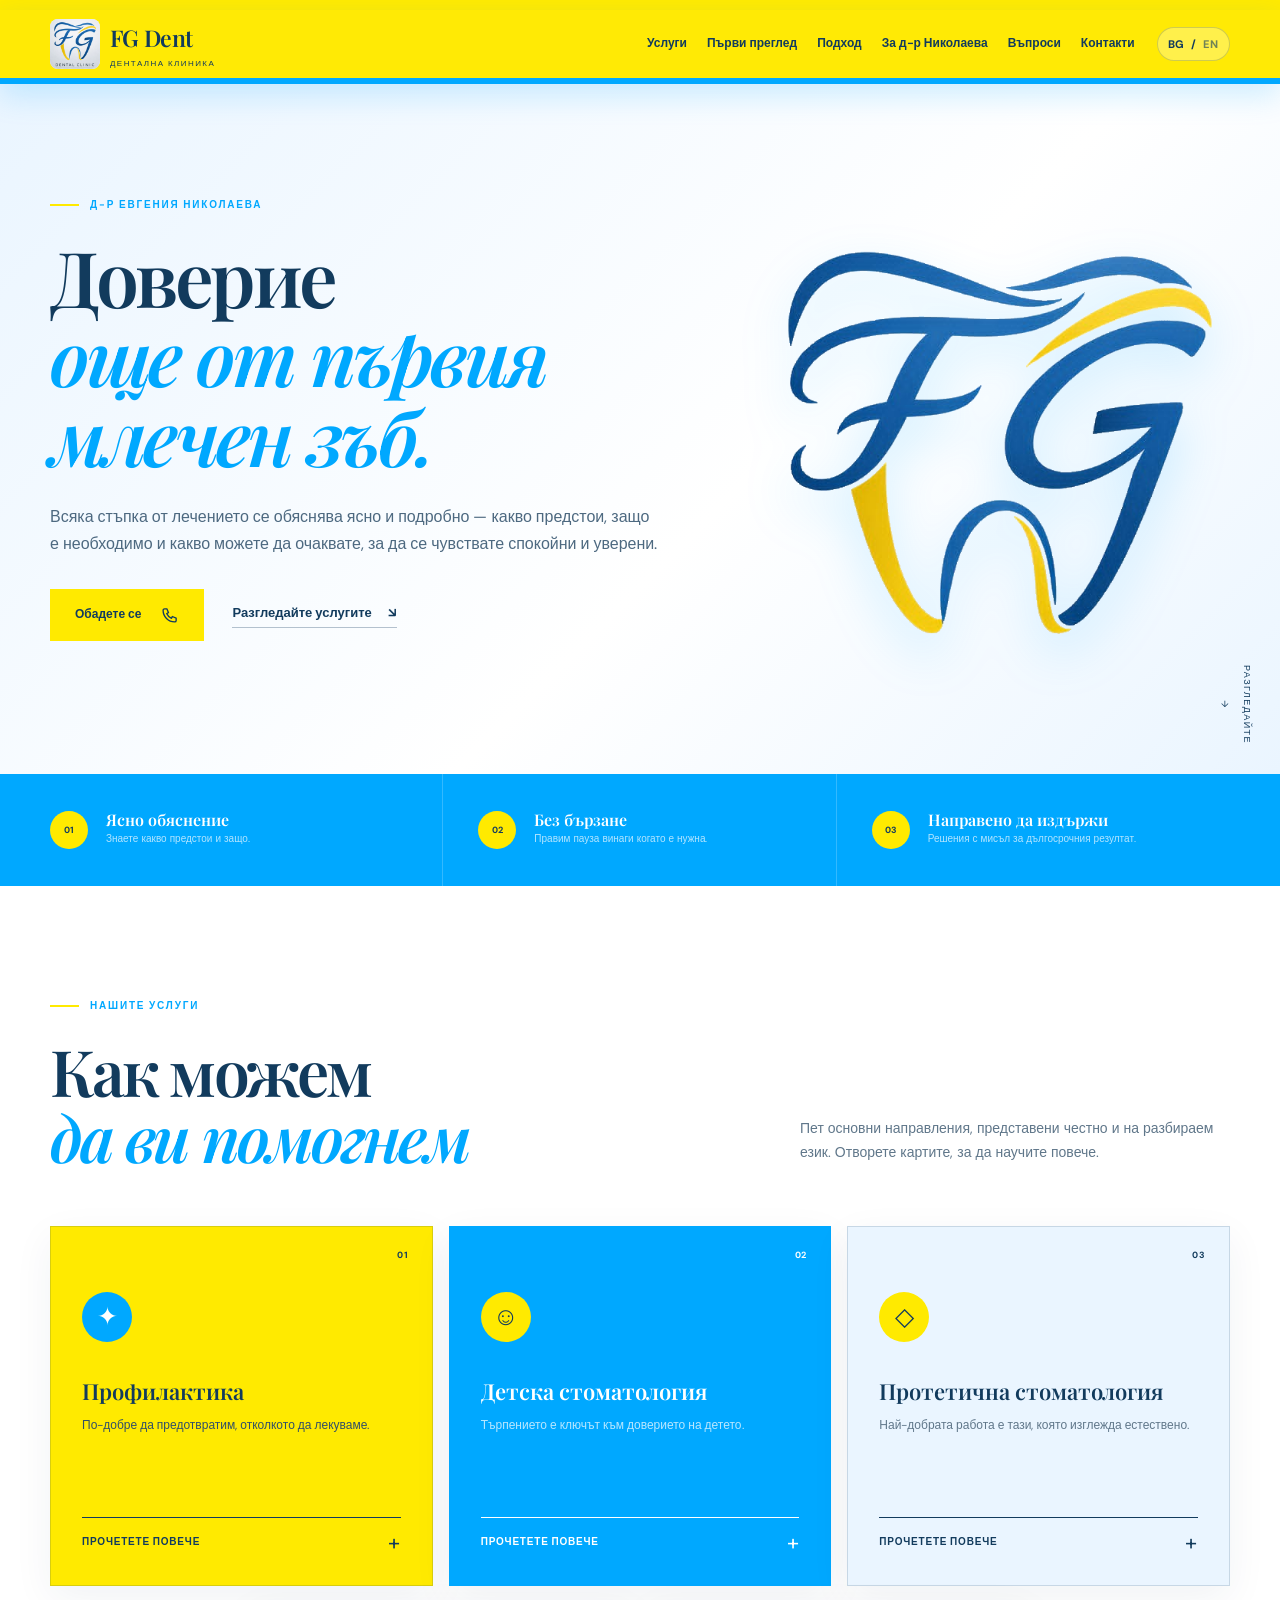
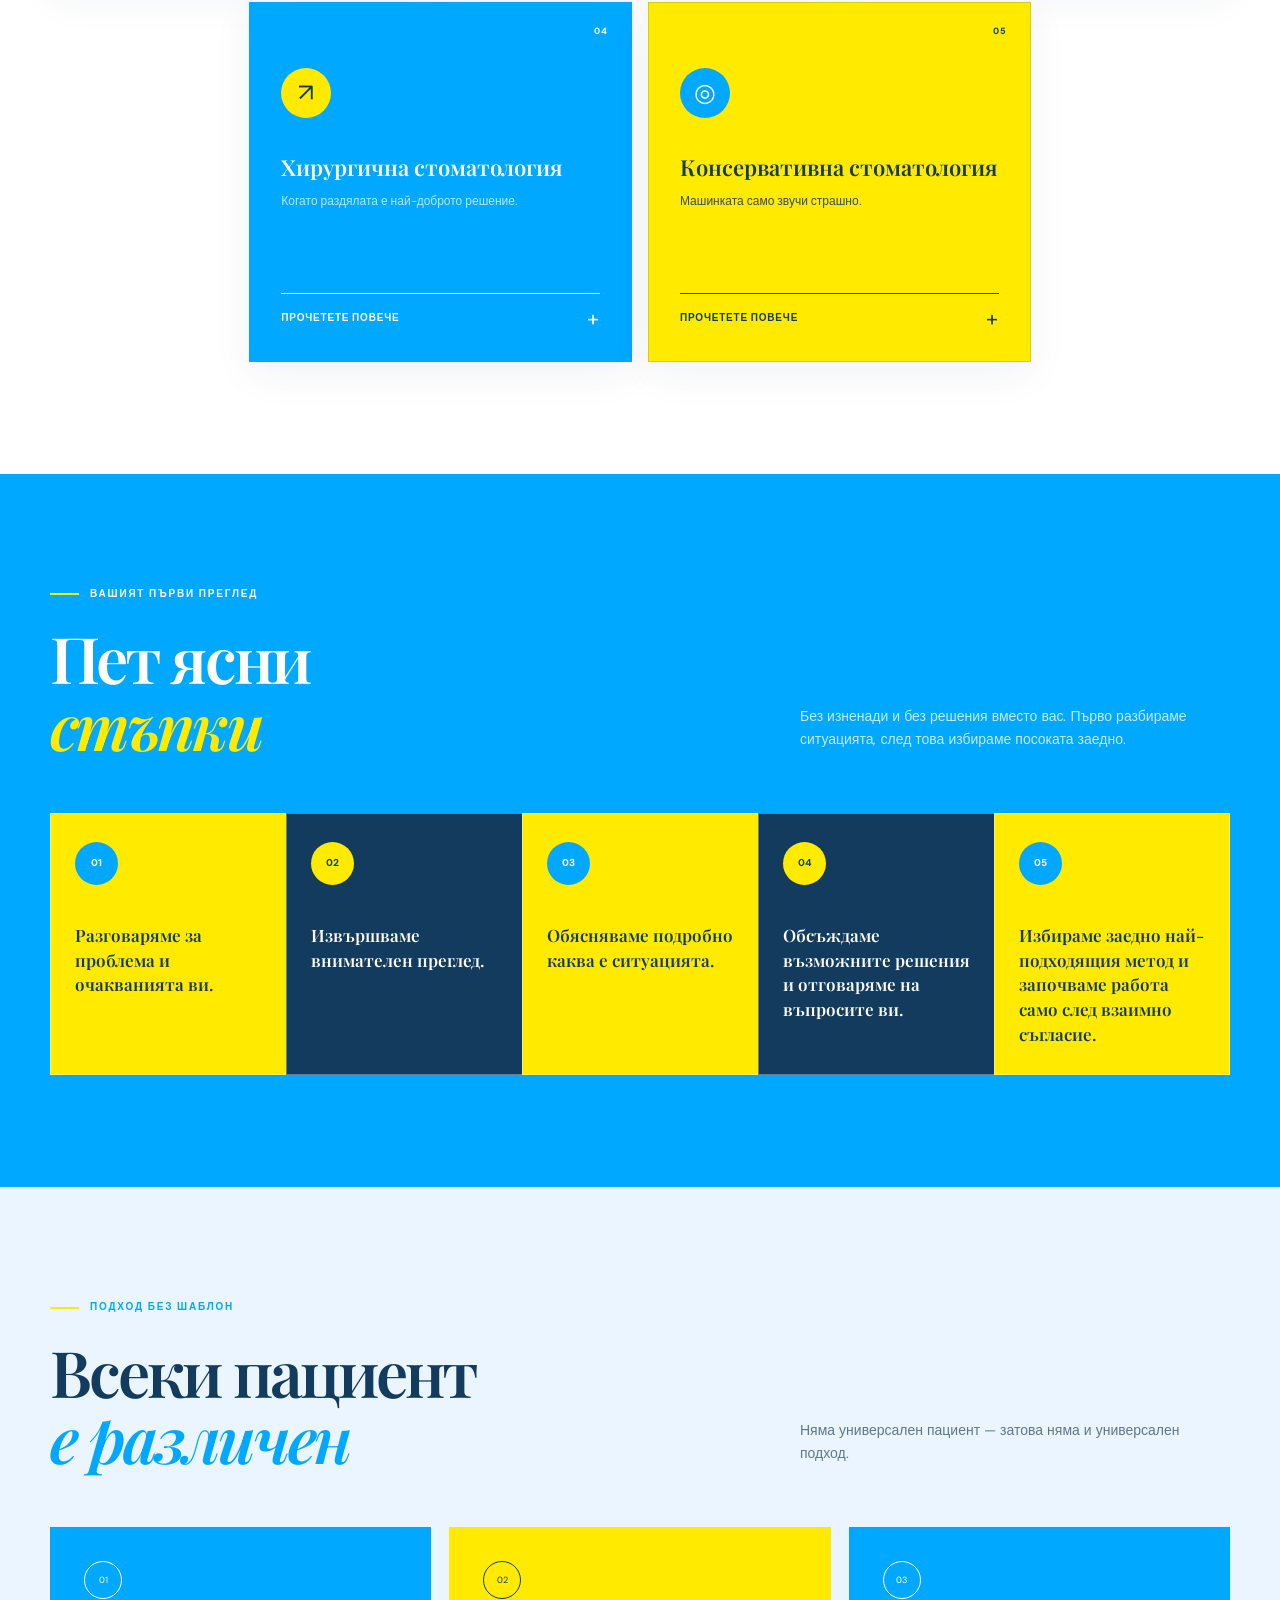
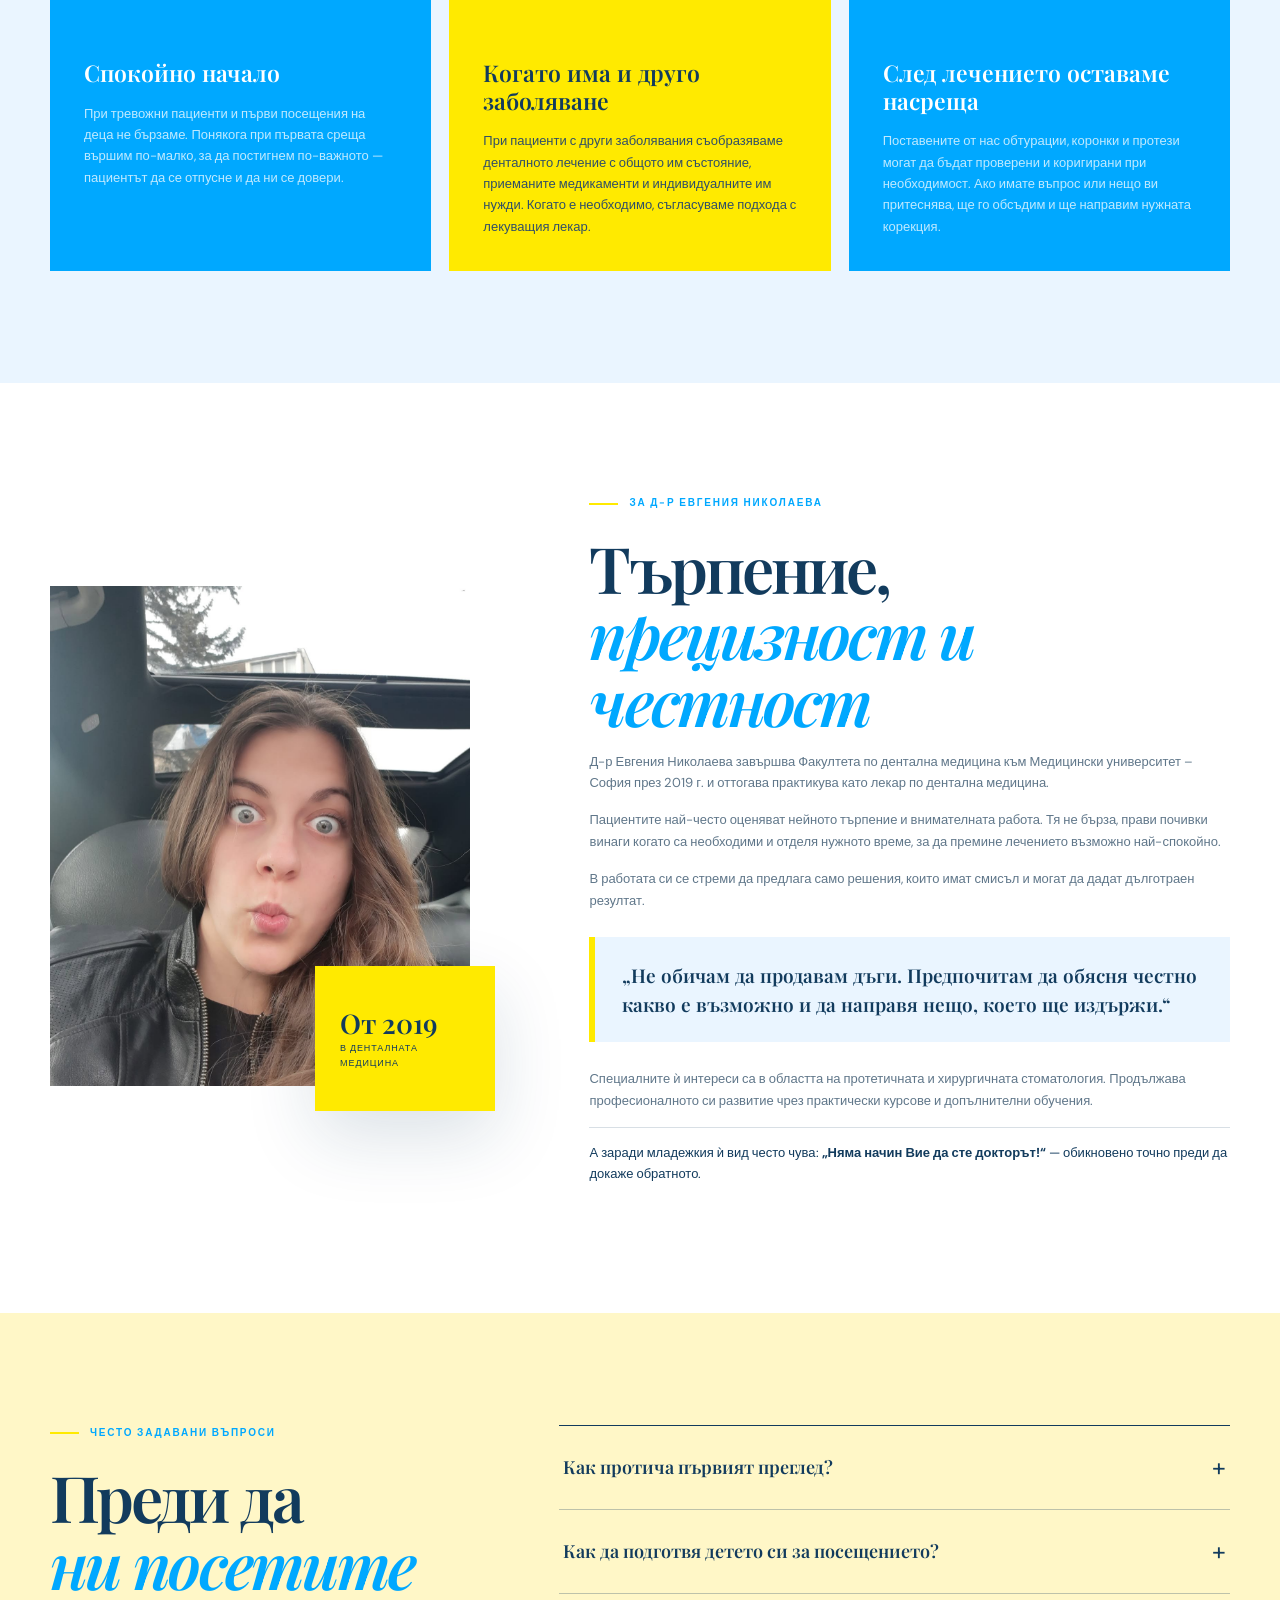
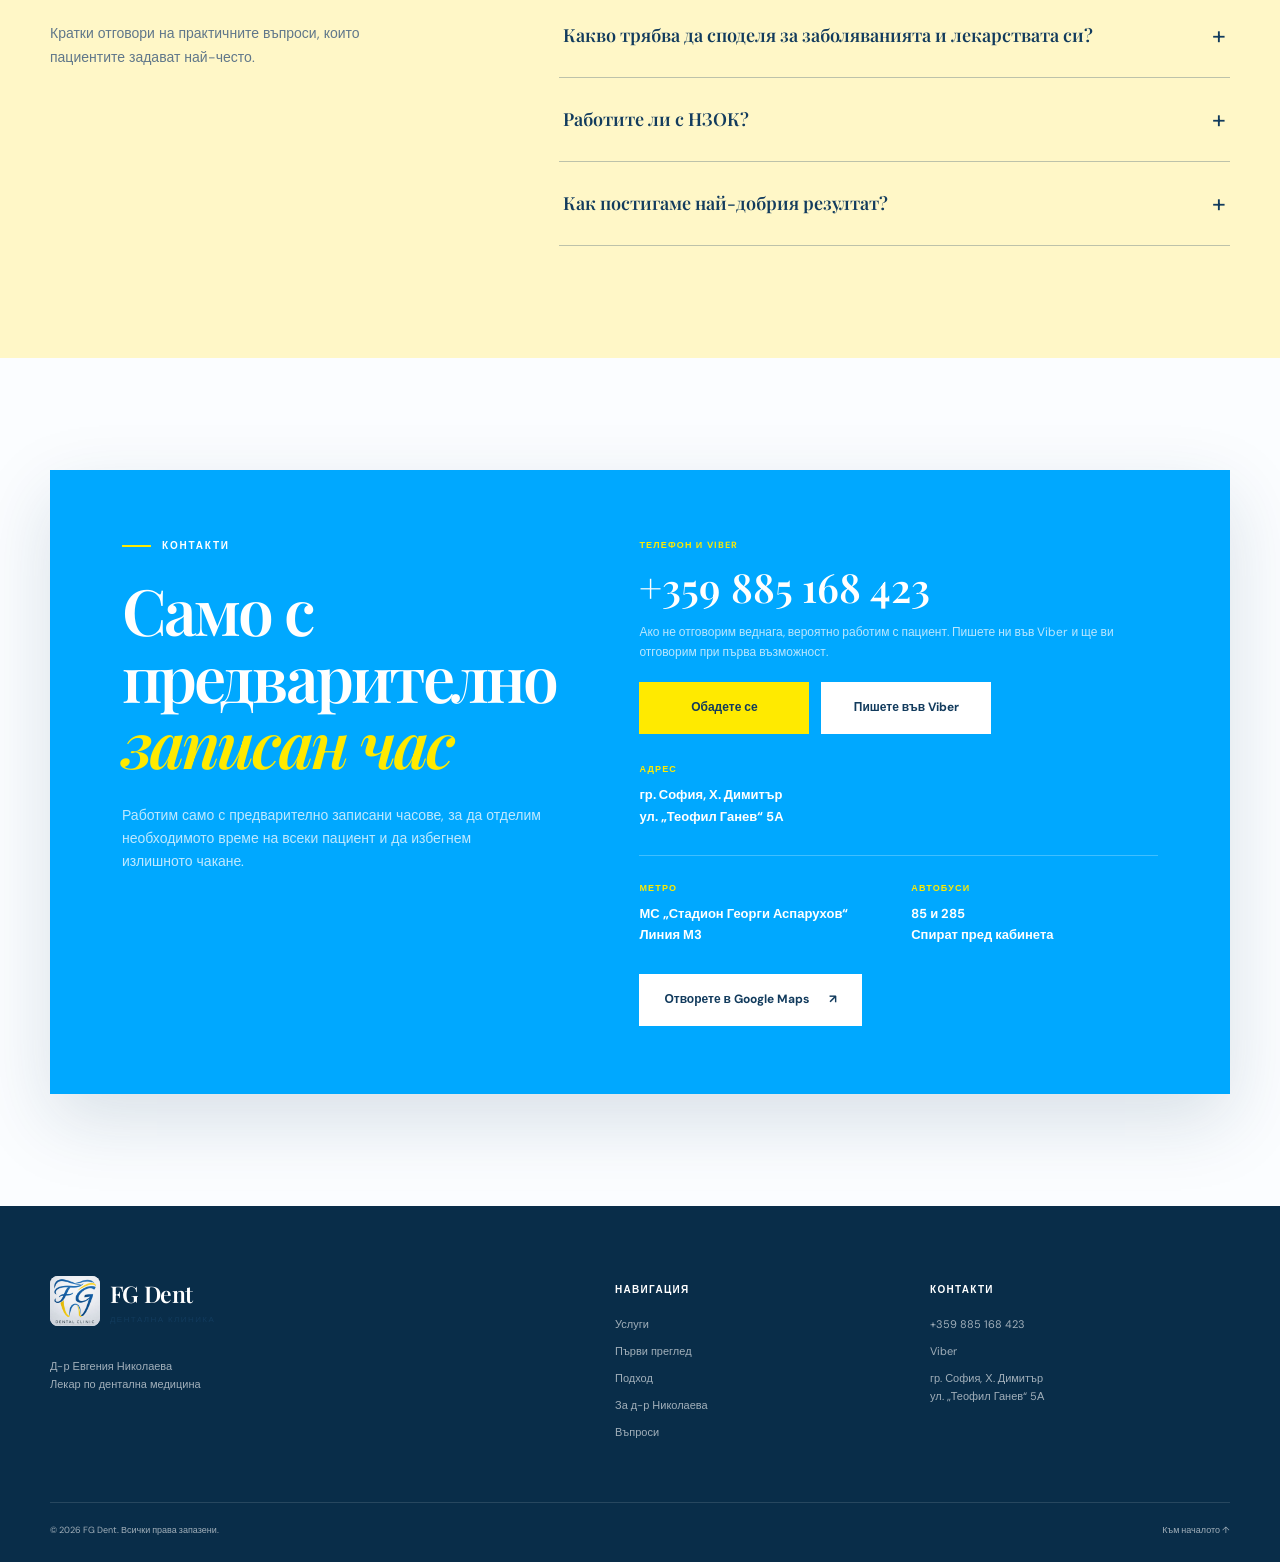
<file: index.html>
<!doctype html>
<html lang="bg">
<head>
  <meta charset="utf-8">
  <meta name="viewport" content="width=device-width, initial-scale=1">
  <meta name="description" content="FG Dent — дентална клиника на д-р Евгения Николаева в София. Подробно обяснение, спокоен подход и решения, направени да издържат.">
  <meta name="theme-color" content="#1976C9">
  <title>FG Dent | Д-р Евгения Николаева</title>
  <link rel="preconnect" href="https://fonts.googleapis.com">
  <link rel="preconnect" href="https://fonts.gstatic.com" crossorigin>
  <link href="https://fonts.googleapis.com/css2?family=DM+Sans:wght@400;500;600;700&family=Playfair+Display:ital,wght@0,600;1,600&display=swap" rel="stylesheet">
  <link rel="stylesheet" href="styles.css">
</head>
<body>
  <a class="skip-link" href="#main">Към съдържанието</a>
  <div class="top-note" aria-hidden="true"></div>

  <header class="site-header">
    <div class="container nav-shell">
      <a class="brand" href="#home" aria-label="FG Dent — начало">
        <span class="brand-logo"><img src="assets/fg-dent-logo.png" alt="" width="1024" height="1024"></span>
        <span><strong>FG Dent</strong><small>Дентална клиника</small></span>
      </a>
      <button class="menu-button" type="button" aria-label="Отвори менюто" aria-expanded="false" aria-controls="main-nav"><span></span><span></span><span></span></button>
      <nav class="main-nav" id="main-nav" aria-label="Основна навигация">
        <a href="#services">Услуги</a>
        <a href="#first-visit">Първи преглед</a>
        <a href="#approach">Подход</a>
        <a href="#doctor">За д-р Николаева</a>
        <a href="#faq">Въпроси</a>
        <a href="#contact">Контакти</a>
      </nav>
      <div class="language-switch" aria-label="Избор на език">
        <a class="active" href="index.html" aria-current="page">BG</a>
        <span>/</span>
        <a href="en.html">EN</a>
      </div>
    </div>
  </header>

  <main id="main">
    <section class="hero" id="home">
      <div class="hero-logo-panel" aria-hidden="true"><img src="assets/fg-dent-symbol.png" alt="" width="600" height="547"></div>
      <div class="container hero-layout">
        <div class="hero-copy reveal">
          <p class="eyebrow"><span></span>Д-р Евгения Николаева</p>
          <h1>Доверие<br><em>още от първия млечен зъб.</em></h1>
          <p class="lead">Всяка стъпка от лечението се обяснява ясно и подробно — какво предстои, защо е необходимо и какво можете да очаквате, за да се чувствате спокойни и уверени.</p>
          <div class="hero-actions">
            <a class="button button-yellow" href="tel:+359885168423"><span>Обадете се</span><svg viewBox="0 0 24 24" aria-hidden="true"><path d="M7.8 3.8 10 8.9 7.6 10c1.2 2.8 3.6 5.2 6.4 6.4l1.1-2.4 5.1 2.2v3c0 1.1-.9 2-2 2C9.7 21.2 2.8 14.3 2.8 5.8c0-1.1.9-2 2-2h3Z"/></svg></a>
            <a class="text-link" href="#services">Разгледайте услугите <span>↘</span></a>
          </div>
        </div>
      </div>
      <a class="scroll-hint" href="#principles" aria-label="Към съдържанието">↓ <span>Разгледайте</span></a>
    </section>

    <section class="principles" id="principles" aria-label="Нашите принципи">
      <div class="container principle-grid">
        <article><span>01</span><div><h2>Ясно обяснение</h2><p>Знаете какво предстои и защо.</p></div></article>
        <article><span>02</span><div><h2>Без бързане</h2><p>Правим пауза винаги когато е нужна.</p></div></article>
        <article><span>03</span><div><h2>Направено да издържи</h2><p>Решения с мисъл за дългосрочния резултат.</p></div></article>
      </div>
    </section>

    <section class="section services" id="services">
      <div class="container">
        <header class="section-heading reveal">
          <div><p class="eyebrow"><span></span>Нашите услуги</p><h2>Как можем<br><em>да ви помогнем</em></h2></div>
          <p>Пет основни направления, представени честно и на разбираем език. Отворете картите, за да научите повече.</p>
        </header>

        <div class="service-grid">
          <article class="service-card card-yellow reveal">
            <span class="card-number">01</span><span class="service-symbol" aria-hidden="true">✦</span>
            <h3>Профилактика</h3><p class="service-tagline">По-добре да предотвратим, отколкото да лекуваме.</p>
            <button class="expand-button" type="button" aria-expanded="false" aria-controls="service-1"><span>Прочетете повече</span><b>+</b></button>
            <div class="expand-content" id="service-1" hidden>
              <p>Редовните профилактични прегледи помагат проблемите да бъдат открити още в най-ранен етап. Тогава лечението обикновено е по-бързо, по-щадящо, по-комфортно и струва по-малко. Така намаляваме риска от болка и сложни процедури и запазваме естествените зъби здрави за по-дълго.</p>
              <h4>Включва:</h4><ul><li>профилактичен преглед;</li><li>професионално почистване;</li><li>оценка на венците;</li><li>флуоризация и силанизиране при необходимост;</li><li>индивидуални съвети за домашна грижа.</li></ul>
            </div>
          </article>

          <article class="service-card card-blue reveal">
            <span class="card-number">02</span><span class="service-symbol" aria-hidden="true">☺</span>
            <h3>Детска стоматология</h3><p class="service-tagline">Търпението е ключът към доверието на детето.</p>
            <button class="expand-button" type="button" aria-expanded="false" aria-controls="service-2"><span>Прочетете повече</span><b>+</b></button>
            <div class="expand-content" id="service-2" hidden>
              <p>В детската стоматология доброто лечение започва със спокойствие, внимание и време за адаптация.</p>
              <p>Лекарят и родителите работят като един екип с общ подход и ясна цел: детето да се чувства сигурно, да съдейства без излишен страх и постепенно да изгради доверие към денталната грижа.</p>
            </div>
          </article>

          <article class="service-card card-pale-blue reveal">
            <span class="card-number">03</span><span class="service-symbol" aria-hidden="true">◇</span>
            <h3>Протетична стоматология</h3><p class="service-tagline">Най-добрата работа е тази, която изглежда естествено.</p>
            <button class="expand-button" type="button" aria-expanded="false" aria-controls="service-3"><span>Прочетете повече</span><b>+</b></button>
            <div class="expand-content" id="service-3" hidden>
              <p>Протетичното лечение е резултат от прецизната екипна работа между клиниката и зъботехническата лаборатория.</p>
              <p>За нас екипът си е свършил работата отлично, когато след лечението никой не може да познае кое е естествено и кое е създадено от нас.</p>
              <p>Нашите зъботехници са истински артисти, затова знаем, че можем да постигнем точно това.</p>
            </div>
          </article>

          <article class="service-card card-blue reveal">
            <span class="card-number">04</span><span class="service-symbol" aria-hidden="true">↗</span>
            <h3>Хирургична стоматология</h3><p class="service-tagline">Когато раздялата е най-доброто решение.</p>
            <button class="expand-button" type="button" aria-expanded="false" aria-controls="service-4"><span>Прочетете повече</span><b>+</b></button>
            <div class="expand-content" id="service-4" hidden>
              <p>Правим всичко възможно да запазим всеки зъб. Но когато раздялата е неизбежна, ще се погрижим всичко да премине спокойно, комфортно и минимално инвазивно.</p>
            </div>
          </article>

          <article class="service-card card-yellow reveal">
            <span class="card-number">05</span><span class="service-symbol" aria-hidden="true">◎</span>
            <h3>Консервативна стоматология</h3><p class="service-tagline">Машинката само звучи страшно.</p>
            <button class="expand-button" type="button" aria-expanded="false" aria-controls="service-5"><span>Прочетете повече</span><b>+</b></button>
            <div class="expand-content" id="service-5" hidden>
              <p>Целта ни е да запазим всеки зъб, който може да бъде спасен. Лекуваме кариеси и коренови канали спокойно, прецизно и с надеждно обезболяване.</p>
              <p>А колкото и упорити да са каналите — ние сме по-упорити.</p>
            </div>
          </article>
        </div>
      </div>
    </section>

    <section class="section first-visit" id="first-visit">
      <div class="container">
        <header class="section-heading reveal">
          <div><p class="eyebrow"><span></span>Вашият първи преглед</p><h2>Пет ясни<br><em>стъпки</em></h2></div>
          <p>Без изненади и без решения вместо вас. Първо разбираме ситуацията, след това избираме посоката заедно.</p>
        </header>
        <ol class="visit-steps">
          <li class="reveal"><span>01</span><p>Разговаряме за проблема и очакванията ви.</p></li>
          <li class="reveal"><span>02</span><p>Извършваме внимателен преглед.</p></li>
          <li class="reveal"><span>03</span><p>Обясняваме подробно каква е ситуацията.</p></li>
          <li class="reveal"><span>04</span><p>Обсъждаме възможните решения и отговаряме на въпросите ви.</p></li>
          <li class="reveal"><span>05</span><p>Избираме заедно най-подходящия метод и започваме работа само след взаимно съгласие.</p></li>
        </ol>
      </div>
    </section>

    <section class="section approach" id="approach">
      <div class="container">
        <header class="section-heading reveal">
          <div><p class="eyebrow"><span></span>Подход без шаблон</p><h2>Всеки пациент<br><em>е различен</em></h2></div>
          <p>Няма универсален пациент — затова няма и универсален подход.</p>
        </header>
        <div class="approach-grid">
          <article class="approach-card reveal"><span>01</span><h3>Спокойно начало</h3><p>При тревожни пациенти и първи посещения на деца не бързаме. Понякога при първата среща вършим по-малко, за да постигнем по-важното — пациентът да се отпусне и да ни се довери.</p></article>
          <article class="approach-card approach-card-yellow reveal"><span>02</span><h3>Когато има и друго заболяване</h3><p>При пациенти с други заболявания съобразяваме денталното лечение с общото им състояние, приеманите медикаменти и индивидуалните им нужди. Когато е необходимо, съгласуваме подхода с лекуващия лекар.</p></article>
          <article class="approach-card reveal"><span>03</span><h3>След лечението оставаме насреща</h3><p>Поставените от нас обтурации, коронки и протези могат да бъдат проверени и коригирани при необходимост. Ако имате въпрос или нещо ви притеснява, ще го обсъдим и ще направим нужната корекция.</p></article>
        </div>
      </div>
    </section>

    <section class="section doctor" id="doctor">
      <div class="container doctor-grid">
        <div class="doctor-visual reveal">
          <div class="doctor-photo-wrap"><img src="assets/dr-evgenia-nikolaeva.png" alt="Д-р Евгения Николаева" width="1536" height="1536"></div>
          <div class="doctor-badge"><strong>От 2019</strong><span>в денталната медицина</span></div>
        </div>
        <div class="doctor-copy reveal">
          <p class="eyebrow"><span></span>За д-р Евгения Николаева</p>
          <h2>Търпение,<br><em>прецизност и честност</em></h2>
          <p>Д-р Евгения Николаева завършва Факултета по дентална медицина към Медицински университет – София през 2019 г. и оттогава практикува като лекар по дентална медицина.</p>
          <p>Пациентите най-често оценяват нейното търпение и внимателната работа. Тя не бърза, прави почивки винаги когато са необходими и отделя нужното време, за да премине лечението възможно най-спокойно.</p>
          <p>В работата си се стреми да предлага само решения, които имат смисъл и могат да дадат дълготраен резултат.</p>
          <blockquote>„Не обичам да продавам дъги. Предпочитам да обясня честно какво е възможно и да направя нещо, което ще издържи.“</blockquote>
          <p>Специалните ѝ интереси са в областта на протетичната и хирургичната стоматология. Продължава професионалното си развитие чрез практически курсове и допълнителни обучения.</p>
          <p class="doctor-joke">А заради младежкия ѝ вид често чува: <strong>„Няма начин Вие да сте докторът!“</strong> — обикновено точно преди да докаже обратното.</p>
        </div>
      </div>
    </section>

    <section class="section faq" id="faq">
      <div class="container faq-grid">
        <div class="faq-heading reveal"><p class="eyebrow"><span></span>Често задавани въпроси</p><h2>Преди да<br><em>ни посетите</em></h2><p>Кратки отговори на практичните въпроси, които пациентите задават най-често.</p></div>
        <div class="faq-list reveal">
          <article class="faq-item"><h3><button type="button" aria-expanded="false" aria-controls="faq-1"><span>Как протича първият преглед?</span><b>+</b></button></h3><div id="faq-1" class="faq-answer" hidden><p>Първо разговаряме за проблема и очакванията ви, след което извършваме внимателен преглед. Обясняваме подробно каква е ситуацията, обсъждаме възможните решения и отговаряме на въпросите ви. Избираме заедно най-подходящия метод и започваме работа само след взаимно съгласие.</p></div></article>
          <article class="faq-item"><h3><button type="button" aria-expanded="false" aria-controls="faq-2"><span>Как да подготвя детето си за посещението?</span><b>+</b></button></h3><div id="faq-2" class="faq-answer" hidden><p>Подгответе детето предварително, като говорите с него спокойно и честно. Не обещавайте, че няма да има машинка или упойка. Обяснете му, че ще бъде направено необходимото, но няма нищо страшно и лекарят ще му разкаже по разбираем начин какво предстои.</p><p>Ако детето плаче или не съдейства, не му се карайте и не повишавайте тон — това увеличава напрежението. Запазете спокойствие и се доверете на насоките на лекаря. При по-тревожни деца използваме игрови подход и различни техники за адаптация, затова е важно родителят да ни даде време и възможност да спечелим доверието на детето.</p></div></article>
          <article class="faq-item"><h3><button type="button" aria-expanded="false" aria-controls="faq-3"><span>Какво трябва да споделя за заболяванията и лекарствата си?</span><b>+</b></button></h3><div id="faq-3" class="faq-answer" hidden><p>Задължително ни информирайте за всички заболявания, алергии и лекарства, които приемате — дори ако смятате, че нямат връзка със стоматологичното лечение. Премълчаването на такава информация може да крие риск за здравето ви. Когато е необходимо, съгласуваме подхода с лекуващия ви лекар.</p></div></article>
          <article class="faq-item"><h3><button type="button" aria-expanded="false" aria-controls="faq-4"><span>Работите ли с НЗОК?</span><b>+</b></button></h3><div id="faq-4" class="faq-answer" hidden><p>Да, кабинетът работи с НЗОК. Преди посещението можете да се свържете с нас, за да уточним какво включва пакетът.</p></div></article>
          <article class="faq-item"><h3><button type="button" aria-expanded="false" aria-controls="faq-5"><span>Как постигаме най-добрия резултат?</span><b>+</b></button></h3><div id="faq-5" class="faq-answer" hidden><p>Лечението е екипна работа. Лекарят може да свърши своите 50%, но за 100% резултат е необходимо пациентът да спазва дадените указания и препоръки.</p></div></article>
        </div>
      </div>
    </section>

    <section class="section contact" id="contact">
      <div class="container contact-panel reveal">
        <div class="contact-intro"><p class="eyebrow eyebrow-light"><span></span>Контакти</p><h2>Само с предварително<br><em>записан час</em></h2><p>Работим само с предварително записани часове, за да отделим необходимото време на всеки пациент и да избегнем излишното чакане.</p></div>
        <div class="contact-details">
          <div class="contact-block"><small>Телефон и Viber</small><a class="contact-phone" href="tel:+359885168423">+359 885 168 423</a><p>Ако не отговорим веднага, вероятно работим с пациент. Пишете ни във Viber и ще ви отговорим при първа възможност.</p><div class="contact-actions"><a class="button button-yellow" href="tel:+359885168423">Обадете се</a><a class="button button-light" href="viber://chat?number=%2B359885168423">Пишете във Viber</a></div></div>
          <div class="contact-block"><small>Адрес</small><strong>гр. София, Х. Димитър<br>ул. „Теофил Ганев“ 5А</strong></div>
          <div class="transport-grid"><div><small>Метро</small><strong>МС „Стадион Георги Аспарухов“<br>Линия М3</strong></div><div><small>Автобуси</small><strong>85 и 285<br>Спират пред кабинета</strong></div></div>
          <a class="button button-light maps-button" href="https://www.google.com/maps/search/?api=1&amp;query=ул.+Теофил+Ганев+5А,+Хаджи+Димитър,+София" target="_blank" rel="noopener"><span>Отворете в Google Maps</span><b>↗</b></a>
        </div>
      </div>
    </section>
  </main>

  <footer class="site-footer">
    <div class="container footer-grid">
      <div><a class="brand footer-brand" href="#home"><span class="brand-logo"><img src="assets/fg-dent-logo.png" alt="" width="1024" height="1024"></span><span><strong>FG Dent</strong><small>Дентална клиника</small></span></a><p>Д-р Евгения Николаева<br>Лекар по дентална медицина</p></div>
      <div><h2>Навигация</h2><a href="#services">Услуги</a><a href="#first-visit">Първи преглед</a><a href="#approach">Подход</a><a href="#doctor">За д-р Николаева</a><a href="#faq">Въпроси</a></div>
      <div><h2>Контакти</h2><a href="tel:+359885168423">+359 885 168 423</a><a href="viber://chat?number=%2B359885168423">Viber</a><span>гр. София, Х. Димитър<br>ул. „Теофил Ганев“ 5А</span></div>
    </div>
    <div class="container footer-bottom"><span>© <span id="year"></span> FG Dent. Всички права запазени.</span><a href="#home">Към началото ↑</a></div>
  </footer>
  <a class="floating-phone" href="tel:+359885168423" aria-label="Обадете се на FG Dent">☎</a>
  <script src="script.js"></script>
</body>
</html>
</file>
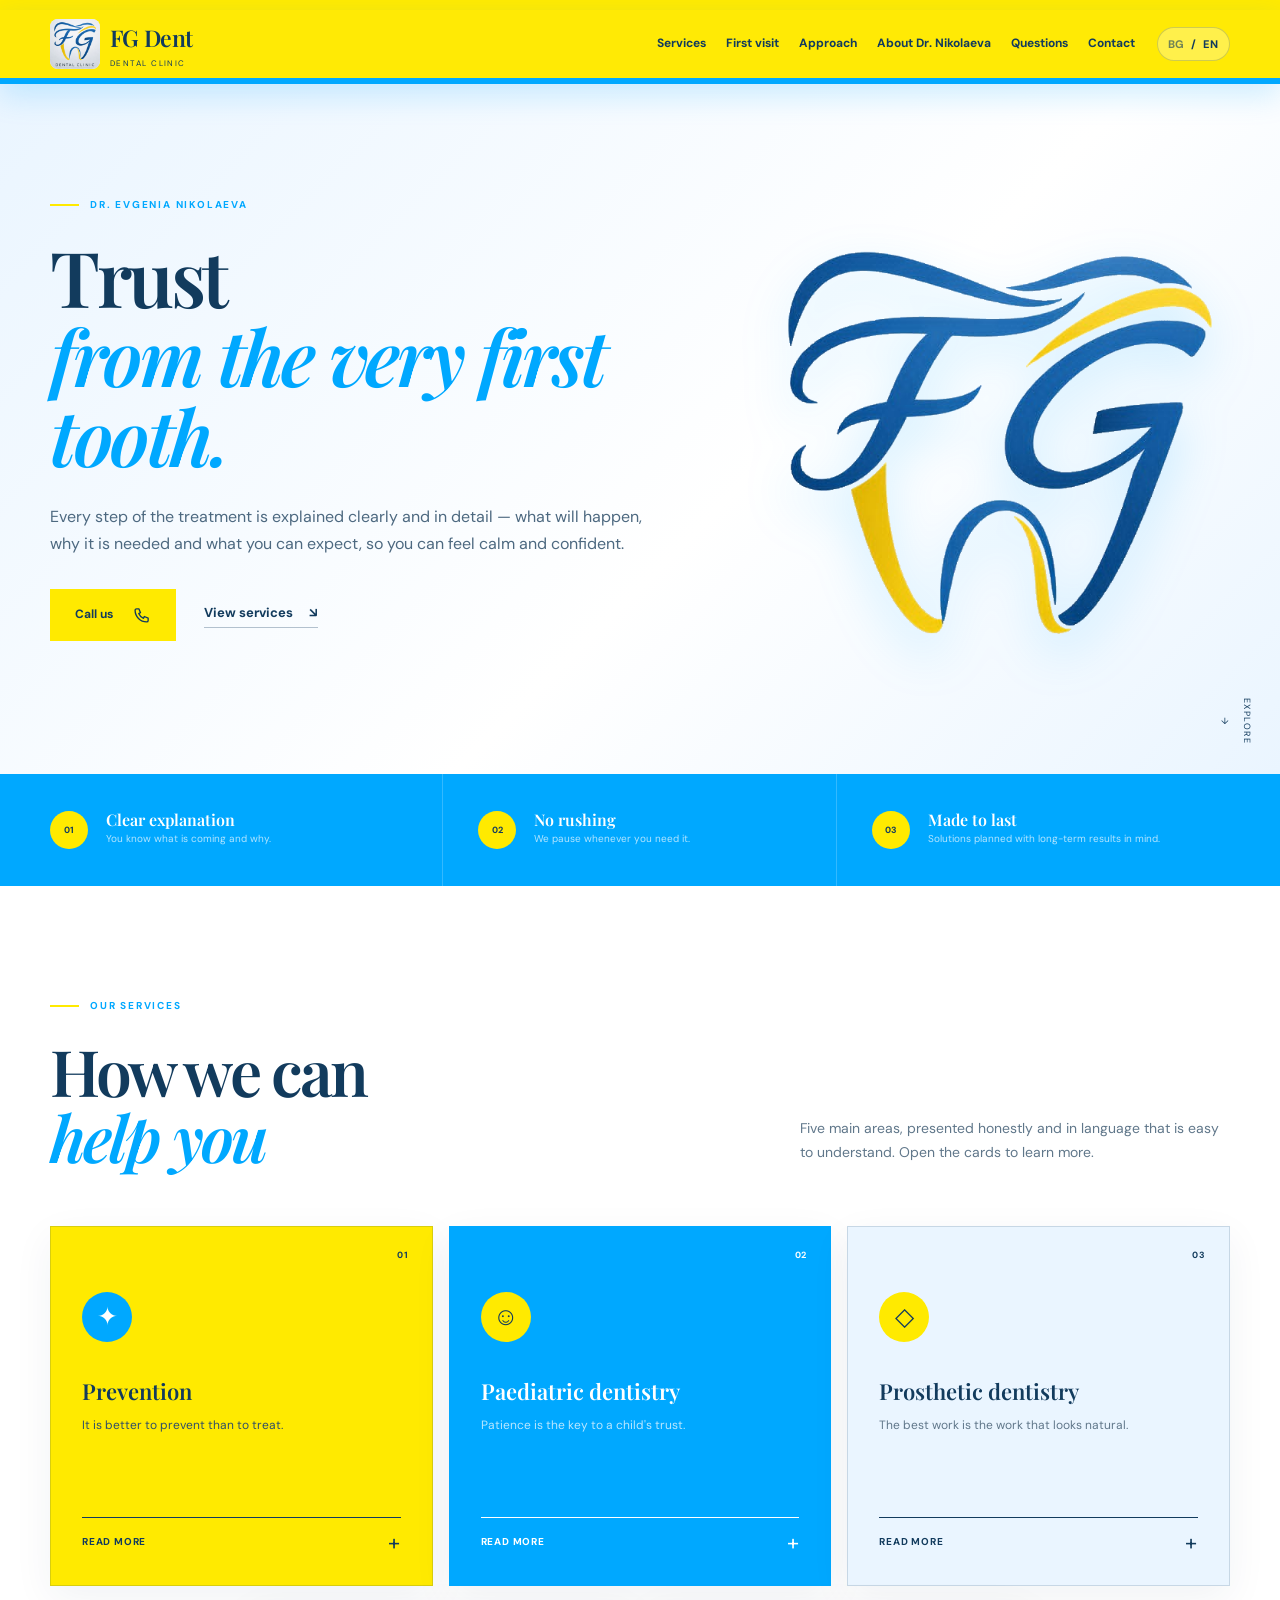
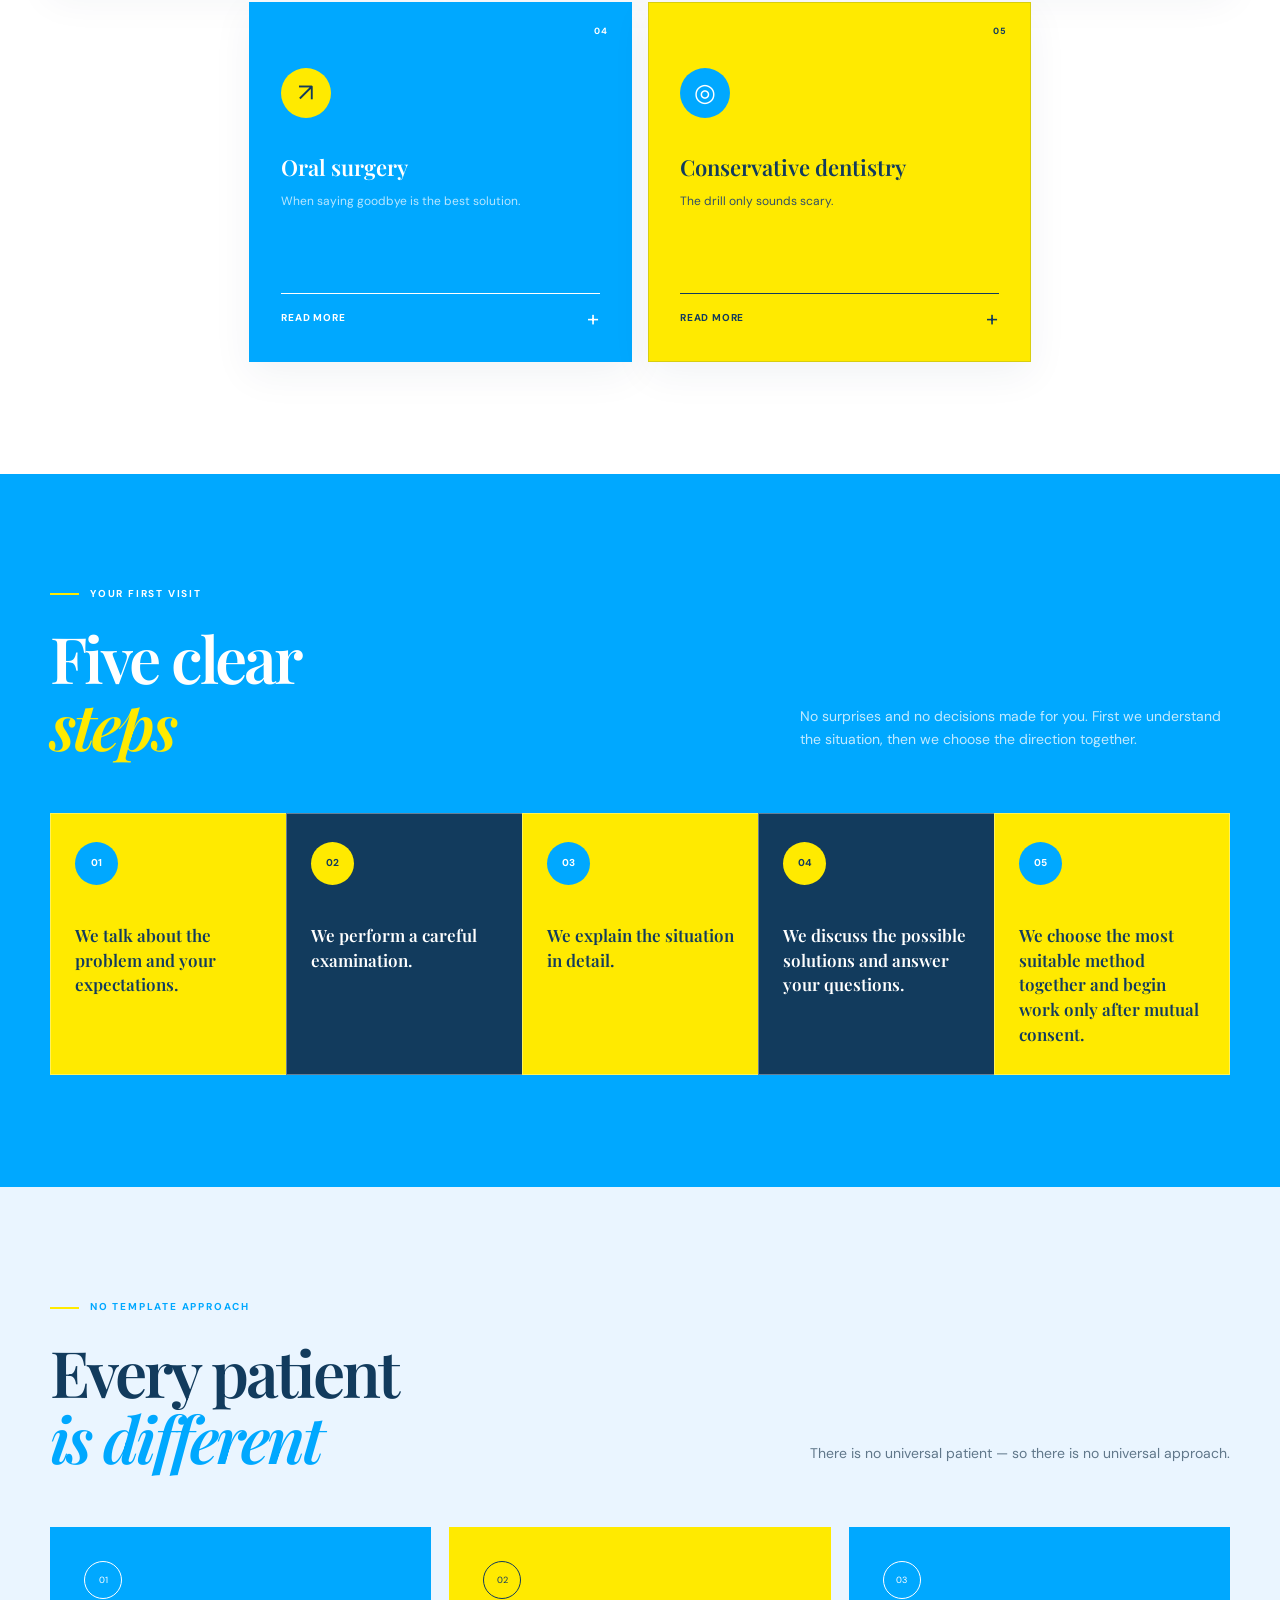
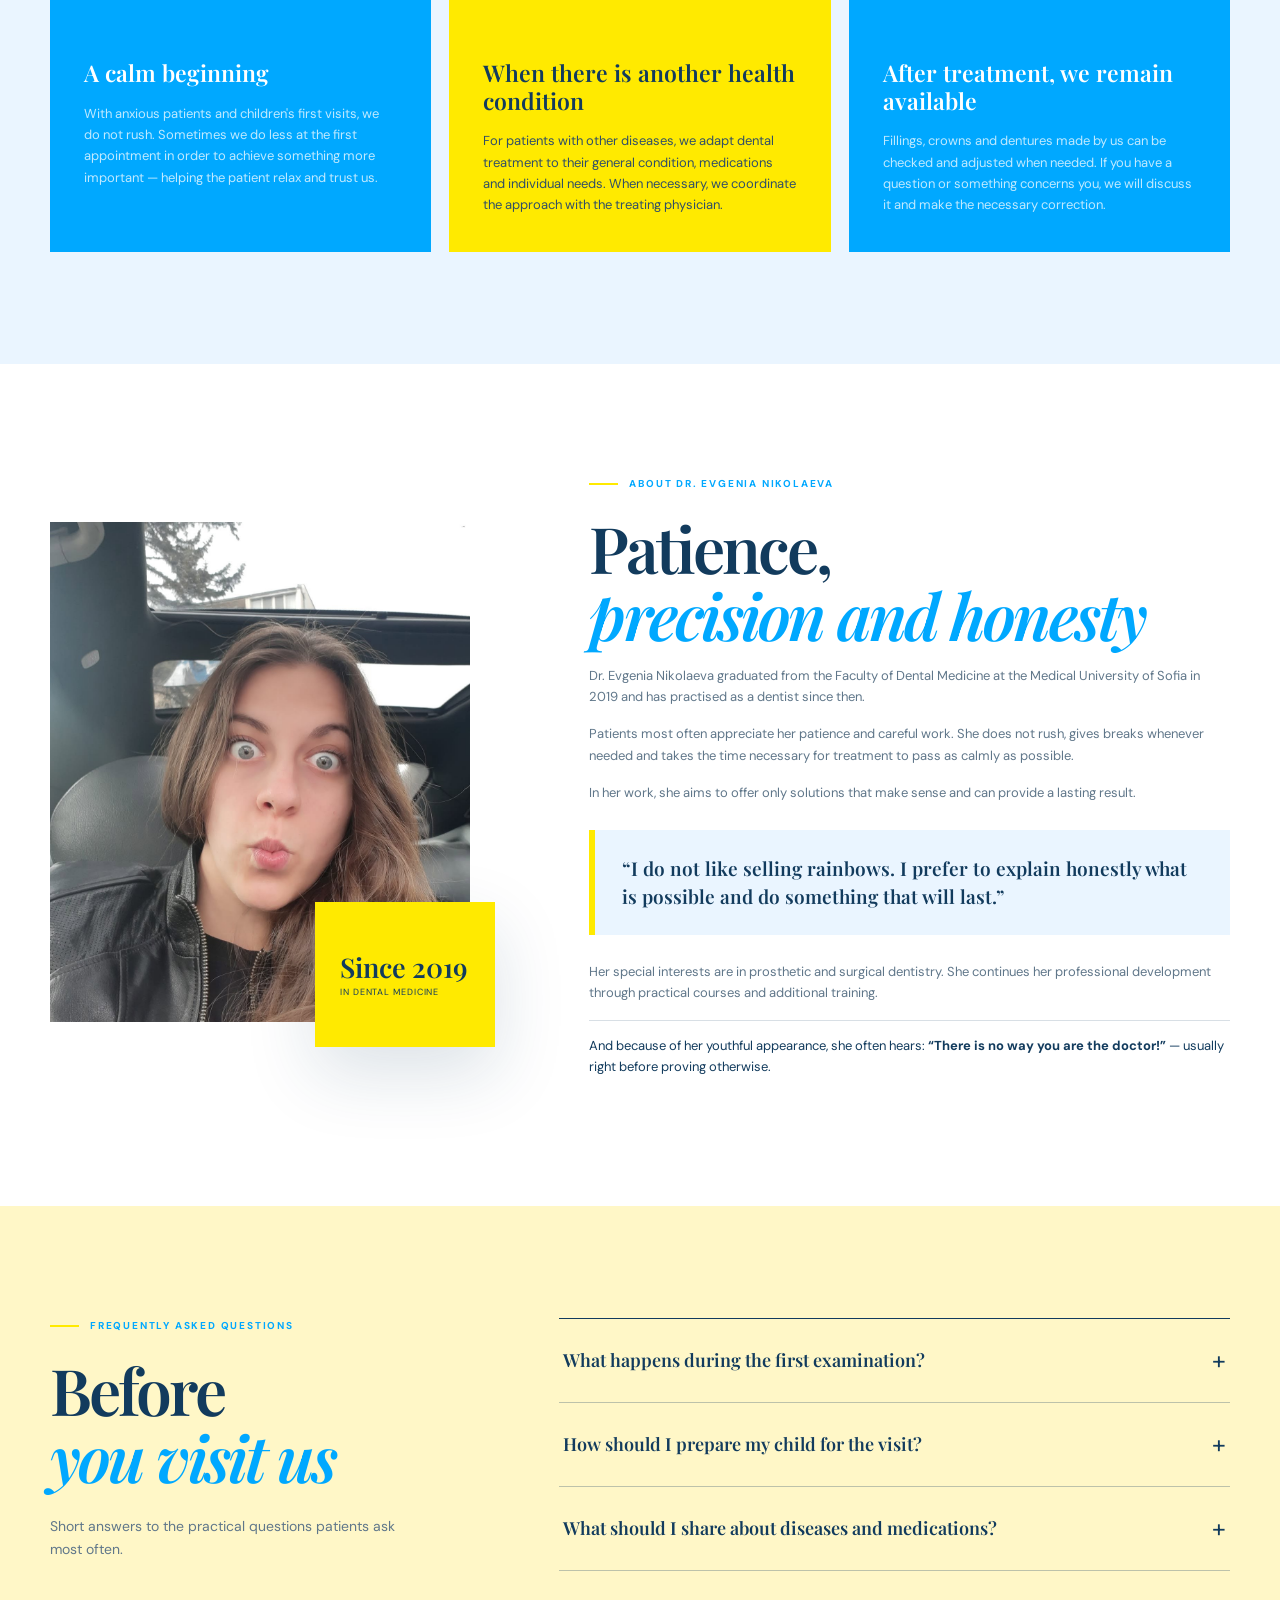
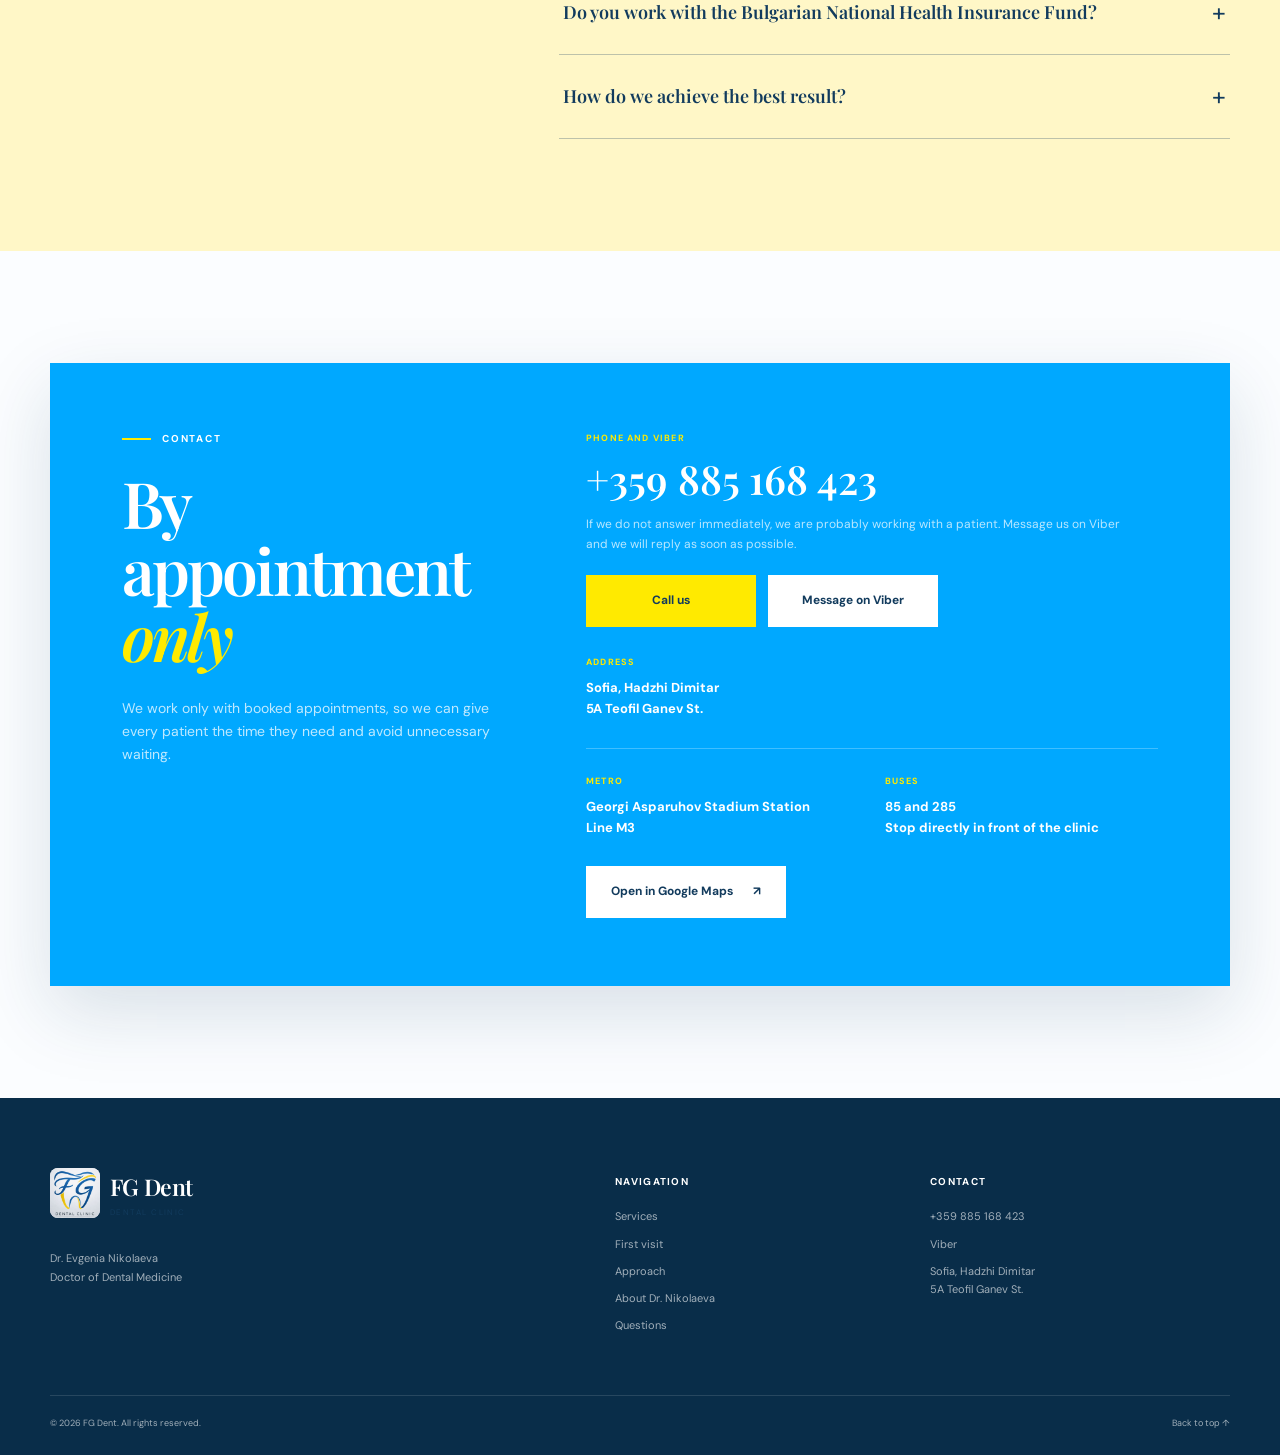
<file: en.html>
<!doctype html>
<html lang="en">
<head>
  <meta charset="utf-8">
  <meta name="viewport" content="width=device-width, initial-scale=1">
  <meta name="description" content="FG Dent — dental clinic of Dr. Evgenia Nikolaeva in Sofia. Clear explanations, a calm approach and dental work made to last.">
  <meta name="theme-color" content="#00A8FF">
  <title>FG Dent | Dr. Evgenia Nikolaeva</title>
  <link rel="preconnect" href="https://fonts.googleapis.com">
  <link rel="preconnect" href="https://fonts.gstatic.com" crossorigin>
  <link href="https://fonts.googleapis.com/css2?family=DM+Sans:wght@400;500;600;700&family=Playfair+Display:ital,wght@0,600;1,600&display=swap" rel="stylesheet">
  <link rel="stylesheet" href="styles.css">
</head>
<body>
  <a class="skip-link" href="#main">Skip to content</a>
  <div class="top-note" aria-hidden="true"></div>

  <header class="site-header">
    <div class="container nav-shell">
      <a class="brand" href="#home" aria-label="FG Dent — home">
        <span class="brand-logo"><img src="assets/fg-dent-logo.png" alt="" width="1024" height="1024"></span>
        <span><strong>FG Dent</strong><small>Dental clinic</small></span>
      </a>
      <button class="menu-button" type="button" aria-label="Open menu" aria-expanded="false" aria-controls="main-nav"><span></span><span></span><span></span></button>
      <nav class="main-nav" id="main-nav" aria-label="Main navigation">
        <a href="#services">Services</a>
        <a href="#first-visit">First visit</a>
        <a href="#approach">Approach</a>
        <a href="#doctor">About Dr. Nikolaeva</a>
        <a href="#faq">Questions</a>
        <a href="#contact">Contact</a>
      </nav>
      <div class="language-switch" aria-label="Language selection">
        <a href="index.html">BG</a>
        <span>/</span>
        <a class="active" href="en.html" aria-current="page">EN</a>
      </div>
    </div>
  </header>

  <main id="main">
    <section class="hero" id="home">
      <div class="hero-logo-panel" aria-hidden="true"><img src="assets/fg-dent-symbol.png" alt="" width="600" height="547"></div>
      <div class="container hero-layout">
        <div class="hero-copy reveal">
          <p class="eyebrow"><span></span>Dr. Evgenia Nikolaeva</p>
          <h1>Trust<br><em>from the very first tooth.</em></h1>
          <p class="lead">Every step of the treatment is explained clearly and in detail — what will happen, why it is needed and what you can expect, so you can feel calm and confident.</p>
          <div class="hero-actions">
            <a class="button button-yellow" href="tel:+359885168423"><span>Call us</span><svg viewBox="0 0 24 24" aria-hidden="true"><path d="M7.8 3.8 10 8.9 7.6 10c1.2 2.8 3.6 5.2 6.4 6.4l1.1-2.4 5.1 2.2v3c0 1.1-.9 2-2 2C9.7 21.2 2.8 14.3 2.8 5.8c0-1.1.9-2 2-2h3Z"/></svg></a>
            <a class="text-link" href="#services">View services <span>↘</span></a>
          </div>
        </div>
      </div>
      <a class="scroll-hint" href="#principles" aria-label="Go to content">↓ <span>Explore</span></a>
    </section>

    <section class="principles" id="principles" aria-label="Our principles">
      <div class="container principle-grid">
        <article><span>01</span><div><h2>Clear explanation</h2><p>You know what is coming and why.</p></div></article>
        <article><span>02</span><div><h2>No rushing</h2><p>We pause whenever you need it.</p></div></article>
        <article><span>03</span><div><h2>Made to last</h2><p>Solutions planned with long-term results in mind.</p></div></article>
      </div>
    </section>

    <section class="section services" id="services">
      <div class="container">
        <header class="section-heading reveal">
          <div><p class="eyebrow"><span></span>Our services</p><h2>How we can<br><em>help you</em></h2></div>
          <p>Five main areas, presented honestly and in language that is easy to understand. Open the cards to learn more.</p>
        </header>

        <div class="service-grid">
          <article class="service-card card-yellow reveal">
            <span class="card-number">01</span><span class="service-symbol" aria-hidden="true">✦</span>
            <h3>Prevention</h3><p class="service-tagline">It is better to prevent than to treat.</p>
            <button class="expand-button" type="button" aria-expanded="false" aria-controls="service-1"><span>Read more</span><b>+</b></button>
            <div class="expand-content" id="service-1" hidden>
              <p>Regular preventive check-ups help us find problems at their earliest stage. Treatment is usually faster, gentler, more comfortable and less expensive. This lowers the risk of pain and complex procedures and helps keep natural teeth healthy for longer.</p>
              <h4>Includes:</h4><ul><li>preventive dental examination;</li><li>professional cleaning;</li><li>gum assessment;</li><li>fluoride treatment or sealants when needed;</li><li>individual advice for home care.</li></ul>
            </div>
          </article>

          <article class="service-card card-blue reveal">
            <span class="card-number">02</span><span class="service-symbol" aria-hidden="true">☺</span>
            <h3>Paediatric dentistry</h3><p class="service-tagline">Patience is the key to a child's trust.</p>
            <button class="expand-button" type="button" aria-expanded="false" aria-controls="service-2"><span>Read more</span><b>+</b></button>
            <div class="expand-content" id="service-2" hidden>
              <p>In paediatric dentistry, good treatment begins with calm, attention and time for adaptation.</p>
              <p>The dentist and the parents work as one team with a shared approach and one clear goal: for the child to feel safe, cooperate without unnecessary fear and gradually build trust in dental care.</p>
            </div>
          </article>

          <article class="service-card card-pale-blue reveal">
            <span class="card-number">03</span><span class="service-symbol" aria-hidden="true">◇</span>
            <h3>Prosthetic dentistry</h3><p class="service-tagline">The best work is the work that looks natural.</p>
            <button class="expand-button" type="button" aria-expanded="false" aria-controls="service-3"><span>Read more</span><b>+</b></button>
            <div class="expand-content" id="service-3" hidden>
              <p>Prosthetic treatment is the result of precise teamwork between the clinic and the dental laboratory.</p>
              <p>For us, the team has done an excellent job when, after treatment, no one can tell what is natural and what was created by us.</p>
              <p>Our dental technicians are true artists, so we know we can achieve exactly that.</p>
            </div>
          </article>

          <article class="service-card card-blue reveal">
            <span class="card-number">04</span><span class="service-symbol" aria-hidden="true">↗</span>
            <h3>Oral surgery</h3><p class="service-tagline">When saying goodbye is the best solution.</p>
            <button class="expand-button" type="button" aria-expanded="false" aria-controls="service-4"><span>Read more</span><b>+</b></button>
            <div class="expand-content" id="service-4" hidden>
              <p>We do everything possible to save every tooth. But when an extraction becomes unavoidable, we make sure everything is calm, comfortable and minimally invasive.</p>
            </div>
          </article>

          <article class="service-card card-yellow reveal">
            <span class="card-number">05</span><span class="service-symbol" aria-hidden="true">◎</span>
            <h3>Conservative dentistry</h3><p class="service-tagline">The drill only sounds scary.</p>
            <button class="expand-button" type="button" aria-expanded="false" aria-controls="service-5"><span>Read more</span><b>+</b></button>
            <div class="expand-content" id="service-5" hidden>
              <p>Our goal is to preserve every tooth that can be saved. We treat cavities and root canals calmly, precisely and with reliable anaesthesia.</p>
              <p>And no matter how stubborn the canals are — we are more stubborn.</p>
            </div>
          </article>
        </div>
      </div>
    </section>

    <section class="section first-visit" id="first-visit">
      <div class="container">
        <header class="section-heading reveal">
          <div><p class="eyebrow"><span></span>Your first visit</p><h2>Five clear<br><em>steps</em></h2></div>
          <p>No surprises and no decisions made for you. First we understand the situation, then we choose the direction together.</p>
        </header>
        <ol class="visit-steps">
          <li class="reveal"><span>01</span><p>We talk about the problem and your expectations.</p></li>
          <li class="reveal"><span>02</span><p>We perform a careful examination.</p></li>
          <li class="reveal"><span>03</span><p>We explain the situation in detail.</p></li>
          <li class="reveal"><span>04</span><p>We discuss the possible solutions and answer your questions.</p></li>
          <li class="reveal"><span>05</span><p>We choose the most suitable method together and begin work only after mutual consent.</p></li>
        </ol>
      </div>
    </section>

    <section class="section approach" id="approach">
      <div class="container">
        <header class="section-heading reveal">
          <div><p class="eyebrow"><span></span>No template approach</p><h2>Every patient<br><em>is different</em></h2></div>
          <p>There is no universal patient — so there is no universal approach.</p>
        </header>
        <div class="approach-grid">
          <article class="approach-card reveal"><span>01</span><h3>A calm beginning</h3><p>With anxious patients and children's first visits, we do not rush. Sometimes we do less at the first appointment in order to achieve something more important — helping the patient relax and trust us.</p></article>
          <article class="approach-card approach-card-yellow reveal"><span>02</span><h3>When there is another health condition</h3><p>For patients with other diseases, we adapt dental treatment to their general condition, medications and individual needs. When necessary, we coordinate the approach with the treating physician.</p></article>
          <article class="approach-card reveal"><span>03</span><h3>After treatment, we remain available</h3><p>Fillings, crowns and dentures made by us can be checked and adjusted when needed. If you have a question or something concerns you, we will discuss it and make the necessary correction.</p></article>
        </div>
      </div>
    </section>

    <section class="section doctor" id="doctor">
      <div class="container doctor-grid">
        <div class="doctor-visual reveal">
          <div class="doctor-photo-wrap"><img src="assets/dr-evgenia-nikolaeva.png" alt="Dr. Evgenia Nikolaeva" width="1536" height="1536"></div>
          <div class="doctor-badge"><strong>Since 2019</strong><span>in dental medicine</span></div>
        </div>
        <div class="doctor-copy reveal">
          <p class="eyebrow"><span></span>About Dr. Evgenia Nikolaeva</p>
          <h2>Patience,<br><em>precision and honesty</em></h2>
          <p>Dr. Evgenia Nikolaeva graduated from the Faculty of Dental Medicine at the Medical University of Sofia in 2019 and has practised as a dentist since then.</p>
          <p>Patients most often appreciate her patience and careful work. She does not rush, gives breaks whenever needed and takes the time necessary for treatment to pass as calmly as possible.</p>
          <p>In her work, she aims to offer only solutions that make sense and can provide a lasting result.</p>
          <blockquote>“I do not like selling rainbows. I prefer to explain honestly what is possible and do something that will last.”</blockquote>
          <p>Her special interests are in prosthetic and surgical dentistry. She continues her professional development through practical courses and additional training.</p>
          <p class="doctor-joke">And because of her youthful appearance, she often hears: <strong>“There is no way you are the doctor!”</strong> — usually right before proving otherwise.</p>
        </div>
      </div>
    </section>

    <section class="section faq" id="faq">
      <div class="container faq-grid">
        <div class="faq-heading reveal"><p class="eyebrow"><span></span>Frequently asked questions</p><h2>Before<br><em>you visit us</em></h2><p>Short answers to the practical questions patients ask most often.</p></div>
        <div class="faq-list reveal">
          <article class="faq-item"><h3><button type="button" aria-expanded="false" aria-controls="faq-1"><span>What happens during the first examination?</span><b>+</b></button></h3><div id="faq-1" class="faq-answer" hidden><p>First, we talk about the problem and your expectations, then we perform a careful examination. We explain the situation in detail, discuss the possible solutions and answer your questions. We choose the most suitable method together and begin work only after mutual consent.</p></div></article>
          <article class="faq-item"><h3><button type="button" aria-expanded="false" aria-controls="faq-2"><span>How should I prepare my child for the visit?</span><b>+</b></button></h3><div id="faq-2" class="faq-answer" hidden><p>Prepare your child beforehand by speaking calmly and honestly. Do not promise that there will be no drill or anaesthesia. Explain that what is needed will be done, but there is nothing scary and the dentist will explain what will happen in a way the child can understand.</p><p>If the child cries or does not cooperate, do not scold them and do not raise your voice — this increases the stress. Stay calm and follow the dentist's guidance. With more anxious children, we use a playful approach and different adaptation techniques, so it is important that the parent gives us time and space to win the child's trust.</p></div></article>
          <article class="faq-item"><h3><button type="button" aria-expanded="false" aria-controls="faq-3"><span>What should I share about diseases and medications?</span><b>+</b></button></h3><div id="faq-3" class="faq-answer" hidden><p>Please inform us about all diseases, allergies and medications you take — even if you think they are not related to dental treatment. Withholding this information may create a risk for your health. When necessary, we coordinate the approach with your treating physician.</p></div></article>
          <article class="faq-item"><h3><button type="button" aria-expanded="false" aria-controls="faq-4"><span>Do you work with the Bulgarian National Health Insurance Fund?</span><b>+</b></button></h3><div id="faq-4" class="faq-answer" hidden><p>Yes, the clinic works with the NHIF. Before your visit, you can contact us to clarify what is included in the package.</p></div></article>
          <article class="faq-item"><h3><button type="button" aria-expanded="false" aria-controls="faq-5"><span>How do we achieve the best result?</span><b>+</b></button></h3><div id="faq-5" class="faq-answer" hidden><p>Treatment is teamwork. The dentist can do her 50%, but for a 100% result, the patient needs to follow the instructions and recommendations given.</p></div></article>
        </div>
      </div>
    </section>

    <section class="section contact" id="contact">
      <div class="container contact-panel reveal">
        <div class="contact-intro"><p class="eyebrow eyebrow-light"><span></span>Contact</p><h2>By appointment<br><em>only</em></h2><p>We work only with booked appointments, so we can give every patient the time they need and avoid unnecessary waiting.</p></div>
        <div class="contact-details">
          <div class="contact-block"><small>Phone and Viber</small><a class="contact-phone" href="tel:+359885168423">+359 885 168 423</a><p>If we do not answer immediately, we are probably working with a patient. Message us on Viber and we will reply as soon as possible.</p><div class="contact-actions"><a class="button button-yellow" href="tel:+359885168423">Call us</a><a class="button button-light" href="viber://chat?number=%2B359885168423">Message on Viber</a></div></div>
          <div class="contact-block"><small>Address</small><strong>Sofia, Hadzhi Dimitar<br>5A Teofil Ganev St.</strong></div>
          <div class="transport-grid"><div><small>Metro</small><strong>Georgi Asparuhov Stadium Station<br>Line M3</strong></div><div><small>Buses</small><strong>85 and 285<br>Stop directly in front of the clinic</strong></div></div>
          <a class="button button-light maps-button" href="https://www.google.com/maps/search/?api=1&amp;query=ул.+Теофил+Ганев+5А,+Хаджи+Димитър,+София" target="_blank" rel="noopener"><span>Open in Google Maps</span><b>↗</b></a>
        </div>
      </div>
    </section>
  </main>

  <footer class="site-footer">
    <div class="container footer-grid">
      <div><a class="brand footer-brand" href="#home"><span class="brand-logo"><img src="assets/fg-dent-logo.png" alt="" width="1024" height="1024"></span><span><strong>FG Dent</strong><small>Dental clinic</small></span></a><p>Dr. Evgenia Nikolaeva<br>Doctor of Dental Medicine</p></div>
      <div><h2>Navigation</h2><a href="#services">Services</a><a href="#first-visit">First visit</a><a href="#approach">Approach</a><a href="#doctor">About Dr. Nikolaeva</a><a href="#faq">Questions</a></div>
      <div><h2>Contact</h2><a href="tel:+359885168423">+359 885 168 423</a><a href="viber://chat?number=%2B359885168423">Viber</a><span>Sofia, Hadzhi Dimitar<br>5A Teofil Ganev St.</span></div>
    </div>
    <div class="container footer-bottom"><span>© <span id="year"></span> FG Dent. All rights reserved.</span><a href="#home">Back to top ↑</a></div>
  </footer>
  <a class="floating-phone" href="tel:+359885168423" aria-label="Call FG Dent">☎</a>
  <script src="script.js"></script>
</body>
</html>
</file>
<file: styles.css>
:root {
  --blue: #00a8ff;
  --blue-dark: #123b5d;
  --blue-deep: #092d49;
  --blue-light: #eaf5ff;
  --yellow: #ffea00;
  --yellow-light: #fff7c7;
  --white: #fff;
  --paper: #fbfdff;
  --muted: #60778a;
  --line: rgba(18, 59, 93, .16);
  --serif: "Playfair Display", Georgia, serif;
  --sans: "DM Sans", Arial, sans-serif;
  --shadow: 0 26px 70px rgba(18, 59, 93, .15);
}

* { box-sizing: border-box; }
html { scroll-behavior: smooth; scroll-padding-top: 88px; }
body { margin: 0; color: var(--blue-dark); background: var(--paper); font: 400 16px/1.65 var(--sans); }
body.menu-open { overflow: hidden; }
a { color: inherit; text-decoration: none; }
button { color: inherit; font: inherit; }
img, svg { display: block; }
.container { width: min(1180px, calc(100% - 48px)); margin-inline: auto; }
.skip-link { position: fixed; z-index: 100; left: 20px; top: -80px; padding: 12px 18px; color: white; background: var(--blue-deep); transition: top .2s; }
.skip-link:focus { top: 15px; }
:focus-visible { outline: 3px solid var(--yellow); outline-offset: 4px; }
.top-note { height: 10px; background: var(--yellow); }

.site-header { position: sticky; z-index: 30; top: 0; border-bottom: 6px solid var(--blue); background: rgba(255,234,0,.98); box-shadow: 0 12px 30px rgba(0,168,255,.18); backdrop-filter: blur(16px); }
.nav-shell { min-height: 68px; display: flex; align-items: center; gap: 22px; }
.brand { display: inline-flex; align-items: center; gap: 10px; margin-right: auto; }
.brand-logo { width: 50px; height: 50px; display: block; flex: 0 0 auto; overflow: hidden; border-radius: 8px; background: #eef1f4; }
.brand-logo img { width: 100%; height: 100%; object-fit: cover; transform: scale(1.55); transform-origin: 50% 39%; }
.brand strong, .brand small { display: block; line-height: 1; }
.brand strong { font: 600 23px var(--serif); letter-spacing: -.03em; }
.brand small { margin-top: 6px; color: var(--blue-dark); font-size: 8px; letter-spacing: .18em; text-transform: uppercase; }
.main-nav { display: flex; align-items: center; gap: 20px; font-size: 12px; font-weight: 700; }
.main-nav a { position: relative; padding-block: 10px; }
.main-nav a::after { content: ""; position: absolute; left: 0; right: 100%; bottom: 3px; height: 2px; background: var(--blue-dark); transition: right .23s; }
.main-nav a:hover::after, .main-nav a:focus-visible::after { right: 0; }
.language-switch { display: inline-flex; align-items: center; gap: 6px; padding: 7px 10px; border: 1px solid rgba(18,59,93,.2); border-radius: 999px; color: var(--blue-dark); background: rgba(255,255,255,.28); font-size: 11px; font-weight: 800; letter-spacing: .08em; }
.language-switch a { opacity: .6; }
.language-switch a.active, .language-switch a:hover, .language-switch a:focus-visible { opacity: 1; color: var(--blue-dark); }
.menu-button { display: none; width: 44px; height: 44px; padding: 10px; border: 0; background: transparent; cursor: pointer; }
.menu-button span { display: block; height: 2px; margin: 5px 0; background: var(--blue-dark); transition: .25s; }

.button { min-height: 52px; display: inline-flex; align-items: center; justify-content: center; gap: 20px; padding: 0 24px; border: 1px solid var(--blue); color: white; background: var(--blue); font-size: 12px; font-weight: 700; cursor: pointer; transition: transform .2s, color .2s, background .2s, box-shadow .2s; }
.button:hover { transform: translateY(-2px); color: white; background: var(--blue-deep); border-color: var(--blue-deep); box-shadow: 0 12px 28px rgba(9,45,73,.2); }
.button svg { width: 18px; height: 18px; fill: none; stroke: currentColor; stroke-width: 1.8; stroke-linecap: round; stroke-linejoin: round; }
.button-yellow { color: var(--blue-dark); background: var(--yellow); border-color: var(--yellow); }
.button-light { color: var(--blue-dark); background: white; border-color: white; }
.text-link { display: inline-flex; align-items: center; gap: 16px; padding-bottom: 4px; border-bottom: 1px solid rgba(18,59,93,.3); font-size: 13px; font-weight: 700; }
.text-link span { transition: transform .2s; }
.text-link:hover span { transform: translateX(4px); }

.hero { min-height: 690px; position: relative; overflow: hidden; background: linear-gradient(135deg, var(--blue-light) 0%, #fff 58%, var(--blue-light) 100%); }
.hero-logo-panel { position: absolute; z-index: 1; right: max(32px, calc((100vw - 1180px) / 2)); top: 52%; width: min(460px, 37vw); display: grid; place-items: center; transform: translateY(-50%); filter: drop-shadow(0 20px 24px rgba(0,168,255,.18)); }
.hero-logo-panel img { width: 100%; height: auto; object-fit: contain; }
.hero-layout { min-height: 690px; position: relative; z-index: 2; display: flex; align-items: center; }
.hero-copy { width: 56%; padding: 62px 0 82px; }
.eyebrow { display: flex; align-items: center; gap: 11px; margin: 0 0 23px; color: var(--blue); font-size: 10px; font-weight: 700; letter-spacing: .18em; text-transform: uppercase; }
.eyebrow > span { width: 29px; height: 2px; background: var(--yellow); }
h1, h2 { margin: 0; font-family: var(--serif); font-weight: 600; line-height: 1.04; letter-spacing: -.045em; }
h1 { max-width: 760px; font-size: clamp(52px, 6vw, 82px); }
h1 em, h2 em { color: var(--blue); font-weight: inherit; }
.lead { max-width: 610px; margin: 28px 0 32px; color: #4d6980; font-size: 16px; }
.hero-actions { display: flex; align-items: center; gap: 28px; }
.scroll-hint { position: absolute; right: 26px; bottom: 30px; display: flex; align-items: center; gap: 10px; font-size: 9px; }
.scroll-hint span { writing-mode: vertical-rl; letter-spacing: .16em; text-transform: uppercase; }

.principles { color: white; background: var(--blue); }
.principle-grid { min-height: 112px; display: grid; grid-template-columns: repeat(3,1fr); }
.principle-grid article { display: flex; align-items: center; gap: 18px; padding: 24px 35px; border-right: 1px solid rgba(255,255,255,.2); }
.principle-grid article:first-child { padding-left: 0; }
.principle-grid article:last-child { border: 0; }
.principle-grid article > span { width: 38px; height: 38px; display: grid; place-items: center; flex: 0 0 auto; border-radius: 50%; color: var(--blue-dark); background: var(--yellow); font-size: 9px; font-weight: 700; }
.principle-grid h2 { margin-bottom: 2px; font-size: 16px; letter-spacing: 0; }
.principle-grid p { margin: 0; color: rgba(255,255,255,.7); font-size: 10px; }

.section { padding: 112px 0; }
.section-heading { display: flex; justify-content: space-between; align-items: end; gap: 60px; margin-bottom: 55px; }
.section-heading h2, .doctor-copy h2, .faq-heading h2, .contact-intro h2 { font-size: clamp(42px,5vw,64px); }
.section-heading > p { max-width: 430px; margin: 0 0 7px; color: var(--muted); font-size: 14px; }

.services { background: white; }
.service-grid { display: grid; grid-template-columns: repeat(6,1fr); gap: 16px; align-items: start; }
.service-card { grid-column: span 2; position: relative; min-height: 360px; display: flex; flex-direction: column; padding: 31px; border: 1px solid var(--line); overflow: hidden; box-shadow: 0 12px 38px rgba(18,59,93,.06); }
.service-card:nth-child(4) { grid-column: 2 / span 2; }
.service-card:nth-child(5) { grid-column: 4 / span 2; }
.card-yellow { background: var(--yellow); }
.card-pale-blue { background: var(--blue-light); }
.card-blue { color: white; background: var(--blue); border-color: var(--blue); }
.card-number { position: absolute; right: 23px; top: 21px; font-size: 9px; font-weight: 700; letter-spacing: .1em; }
.service-symbol { width: 50px; height: 50px; display: grid; place-items: center; margin: 34px 0 37px; color: var(--blue-dark); background: var(--yellow); border-radius: 50%; font-size: 25px; }
.card-yellow .service-symbol { color: white; background: var(--blue); }
.service-card h3 { margin: 0 0 12px; font: 600 22px/1.16 var(--serif); }
.service-tagline { margin: 0 0 26px; color: var(--muted); font-size: 12px; }
.card-yellow .service-tagline { color: #314f67; }
.card-blue .service-tagline { color: rgba(255,255,255,.72); }
.expand-button { width: 100%; display: flex; align-items: center; justify-content: space-between; gap: 15px; margin-top: auto; padding: 14px 0 0; border: 0; border-top: 1px solid currentColor; color: inherit; background: transparent; text-align: left; font-size: 10px; font-weight: 700; letter-spacing: .08em; text-transform: uppercase; cursor: pointer; }
.expand-button b { font-size: 22px; font-weight: 400; line-height: 1; transition: transform .22s; }
.expand-button[aria-expanded="true"] b { transform: rotate(45deg); }
.expand-content { padding-top: 22px; border-top: 0; font-size: 12px; }
.expand-content p { margin: 0 0 12px; }
.expand-content h4 { margin: 20px 0 7px; font-size: 11px; text-transform: uppercase; letter-spacing: .08em; }
.expand-content ul { margin: 0; padding-left: 18px; }

.first-visit { color: white; background: var(--blue); }
.first-visit .eyebrow { color: white; }
.first-visit .section-heading h2 { color: white; }
.first-visit .section-heading h2 em { color: var(--yellow); }
.first-visit .section-heading > p { color: rgba(255,255,255,.76); }
.visit-steps { display: grid; grid-template-columns: repeat(5,1fr); margin: 0; padding: 0; list-style: none; }
.visit-steps li { min-height: 225px; padding: 28px 24px; border: 1px solid rgba(255,255,255,.35); border-right: 0; color: var(--blue-dark); background: var(--yellow); }
.visit-steps li:nth-child(even) { color: white; background: var(--blue-dark); }
.visit-steps li:last-child { border-right: 1px solid rgba(255,255,255,.35); }
.visit-steps span { width: 43px; height: 43px; display: grid; place-items: center; margin-bottom: 38px; border-radius: 50%; color: white; background: var(--blue); font-size: 10px; font-weight: 700; }
.visit-steps li:nth-child(even) span { color: var(--blue-dark); background: var(--yellow); }
.visit-steps p { margin: 0; font: 600 17px/1.45 var(--serif); }

.approach { background: var(--blue-light); }
.approach-grid { display: grid; grid-template-columns: repeat(3,1fr); gap: 18px; }
.approach-card { min-height: 325px; padding: 34px; color: white; background: var(--blue); }
.approach-card-yellow { color: var(--blue-dark); background: var(--yellow); }
.approach-card > span { width: 38px; height: 38px; display: grid; place-items: center; margin-bottom: 60px; border: 1px solid currentColor; border-radius: 50%; font-size: 9px; }
.approach-card h3 { margin: 0 0 16px; font: 600 23px/1.2 var(--serif); }
.approach-card p { margin: 0; color: rgba(255,255,255,.75); font-size: 13px; }
.approach-card-yellow p { color: #314f67; }

.doctor { background: white; }
.doctor-grid { display: grid; grid-template-columns: .82fr 1.18fr; gap: 8%; align-items: center; }
.doctor-visual { position: relative; margin: 0 25px 25px 0; }
.doctor-photo-wrap { aspect-ratio: .84; overflow: hidden; background: var(--blue-light); }
.doctor-photo-wrap img { width: 100%; height: 100%; object-fit: cover; object-position: 50% 42%; }
.doctor-badge { position: absolute; right: -25px; bottom: -25px; width: 180px; height: 145px; display: flex; flex-direction: column; justify-content: center; padding: 25px; color: var(--blue-dark); background: var(--yellow); box-shadow: var(--shadow); }
.doctor-badge strong { font: 600 27px var(--serif); }
.doctor-badge span { font-size: 9px; letter-spacing: .1em; text-transform: uppercase; }
.doctor-copy > p:not(.eyebrow) { margin: 16px 0; color: var(--muted); font-size: 13px; }
.doctor-copy blockquote { margin: 26px 0; padding: 24px 27px; border-left: 6px solid var(--yellow); color: var(--blue-dark); background: var(--blue-light); font: 600 19px/1.5 var(--serif); }
.doctor-copy .doctor-joke { padding-top: 14px; border-top: 1px solid var(--line); color: var(--blue-dark) !important; }

.faq { background: var(--yellow-light); }
.faq-grid { display: grid; grid-template-columns: .75fr 1.25fr; gap: 9%; align-items: start; }
.faq-heading { position: sticky; top: 130px; }
.faq-heading > p:last-child { max-width: 380px; margin-top: 25px; color: var(--muted); font-size: 14px; }
.faq-list { border-top: 1px solid var(--blue-dark); }
.faq-item { border-bottom: 1px solid rgba(18,59,93,.28); }
.faq-item h3 { margin: 0; }
.faq-item button { width: 100%; display: flex; align-items: center; justify-content: space-between; gap: 25px; padding: 25px 4px; border: 0; background: transparent; text-align: left; font: 600 18px/1.35 var(--serif); cursor: pointer; }
.faq-item button b { font: 400 25px var(--sans); transition: transform .22s; }
.faq-item button[aria-expanded="true"] b { transform: rotate(45deg); }
.faq-answer { padding: 0 45px 25px 4px; color: #4d6980; font-size: 13px; }
.faq-answer p { margin: 0 0 12px; }

.contact { color: white; background: var(--paper); }
.contact-panel { display: grid; grid-template-columns: .8fr 1.2fr; gap: 8%; padding: 68px 72px; background: var(--blue); box-shadow: var(--shadow); }
.eyebrow-light { color: white; }
.contact-intro h2 { color: white; }
.contact-intro h2 em { color: var(--yellow); }
.contact-intro > p:last-child { max-width: 420px; margin-top: 27px; color: rgba(255,255,255,.75); font-size: 14px; }
.contact-details { display: grid; gap: 28px; }
.contact-block small, .contact-block strong, .transport-grid small, .transport-grid strong { display: block; }
.contact-block small, .transport-grid small { margin-bottom: 7px; color: var(--yellow); font-size: 9px; font-weight: 700; letter-spacing: .13em; text-transform: uppercase; }
.contact-phone { display: block; font: 600 clamp(27px,3.5vw,40px) var(--serif); }
.contact-block > p { max-width: 540px; margin: 10px 0 20px; color: rgba(255,255,255,.72); font-size: 12px; }
.contact-actions { display: flex; gap: 12px; flex-wrap: wrap; }
.contact-actions .button { min-width: 170px; }
.contact-block strong, .transport-grid strong { font-size: 13px; }
.transport-grid { display: grid; grid-template-columns: 1fr 1fr; gap: 25px; padding-top: 25px; border-top: 1px solid rgba(255,255,255,.25); }
.maps-button { justify-self: start; }

.site-footer { padding: 70px 0 24px; color: rgba(255,255,255,.62); background: var(--blue-deep); font-size: 11px; }
.footer-grid { display: grid; grid-template-columns: 2fr 1fr 1.2fr; gap: 65px; padding-bottom: 52px; }
.footer-brand { margin-bottom: 20px; color: white; }
.footer-grid h2 { margin: 7px 0 19px; color: white; font: 700 10px var(--sans); letter-spacing: .13em; text-transform: uppercase; }
.footer-grid div > a:not(.brand), .footer-grid div > span { display: block; margin: 9px 0; }
.footer-grid a:hover { color: var(--yellow); }
.footer-bottom { display: flex; justify-content: space-between; padding-top: 20px; border-top: 1px solid rgba(255,255,255,.12); font-size: 9px; }
.floating-phone { position: fixed; z-index: 25; right: 22px; bottom: 22px; width: 56px; height: 56px; display: none; place-items: center; border-radius: 50%; color: var(--blue-dark); background: var(--yellow); box-shadow: 0 12px 30px rgba(9,45,73,.32); }

.reveal { opacity: 0; transform: translateY(22px); transition: opacity .68s ease, transform .68s ease; }
.reveal.visible { opacity: 1; transform: none; }

@media (max-width: 1050px) {
  .main-nav { gap: 13px; font-size: 11px; }
  .language-switch { padding-inline: 8px; }
  .hero-copy { width: 62%; }
  .visit-steps { grid-template-columns: repeat(3,1fr); }
  .visit-steps li:nth-child(3) { border-right: 1px solid rgba(255,255,255,.35); }
  .visit-steps li:nth-child(n+4) { border-top: 0; }
  .visit-steps li:last-child { grid-column: span 2; }
}

@media (max-width: 900px) {
  .container { width: min(100% - 32px, 620px); }
  .nav-shell { min-height: 68px; }
  .menu-button { display: block; }
  .main-nav { position: fixed; inset: 84px 0 auto; height: calc(100dvh - 84px); flex-direction: column; align-items: flex-start; gap: 15px; padding: 35px 28px; color: white; background: var(--blue-dark); transform: translateX(100%); transition: transform .3s; font: 600 22px var(--serif); overflow-y: auto; }
  .menu-open .main-nav { transform: none; }
  .menu-open .menu-button span:nth-child(1) { transform: translateY(7px) rotate(45deg); }
  .menu-open .menu-button span:nth-child(2) { opacity: 0; }
  .menu-open .menu-button span:nth-child(3) { transform: translateY(-7px) rotate(-45deg); }
  .language-switch { order: 2; margin-left: auto; }
  .menu-button { order: 3; }
  .hero { min-height: 900px; background: linear-gradient(180deg, var(--blue-light), #fff); }
  .hero-layout { min-height: 930px; align-items: flex-start; }
  .hero-logo-panel { left: 50%; right: auto; top: auto; bottom: 82px; width: min(330px, 76vw); transform: translateX(-50%); }
  .hero-copy { width: 100%; padding: 55px 0 420px; }
  h1 { font-size: clamp(44px,13vw,62px); }
  .lead { font-size: 15px; }
  .hero-actions { align-items: flex-start; flex-direction: column; gap: 20px; }
  .scroll-hint { display: none; }
  .principle-grid { grid-template-columns: 1fr; padding: 10px 0; }
  .principle-grid article, .principle-grid article:first-child { padding: 17px 3px; border-right: 0; border-bottom: 1px solid rgba(255,255,255,.2); }
  .principle-grid article:last-child { border-bottom: 0; }
  .section { padding: 82px 0; }
  .section-heading { align-items: flex-start; flex-direction: column; gap: 22px; margin-bottom: 42px; }
  .service-grid { grid-template-columns: 1fr; }
  .service-card, .service-card:nth-child(4), .service-card:nth-child(5) { grid-column: 1; min-height: 330px; }
  .visit-steps { grid-template-columns: 1fr; }
  .visit-steps li, .visit-steps li:nth-child(3), .visit-steps li:last-child { grid-column: auto; min-height: 175px; border: 1px solid rgba(255,255,255,.35); border-bottom: 0; }
  .visit-steps li:last-child { border-bottom: 1px solid rgba(255,255,255,.35); }
  .visit-steps span { margin-bottom: 24px; }
  .approach-grid { grid-template-columns: 1fr; }
  .approach-card { min-height: auto; }
  .approach-card > span { margin-bottom: 38px; }
  .doctor-grid, .faq-grid, .contact-panel { grid-template-columns: 1fr; }
  .doctor-grid { gap: 55px; }
  .doctor-visual { margin-right: 18px; }
  .doctor-badge { right: -18px; }
  .faq-grid { gap: 43px; }
  .faq-heading { position: static; }
  .contact-panel { gap: 46px; padding: 45px 25px; }
  .transport-grid { grid-template-columns: 1fr; }
  .contact-actions { flex-direction: column; }
  .contact-actions .button { width: 100%; }
  .footer-grid { grid-template-columns: 1fr 1fr; gap: 38px; }
  .footer-grid > div:first-child { grid-column: 1 / -1; }
  .footer-bottom { align-items: flex-start; flex-direction: column; gap: 7px; }
  .floating-phone { display: grid; }
}

@media (prefers-reduced-motion: reduce) {
  html { scroll-behavior: auto; }
  *, *::before, *::after { animation-duration: .01ms !important; transition-duration: .01ms !important; }
  .reveal { opacity: 1; transform: none; }
}
</file>
